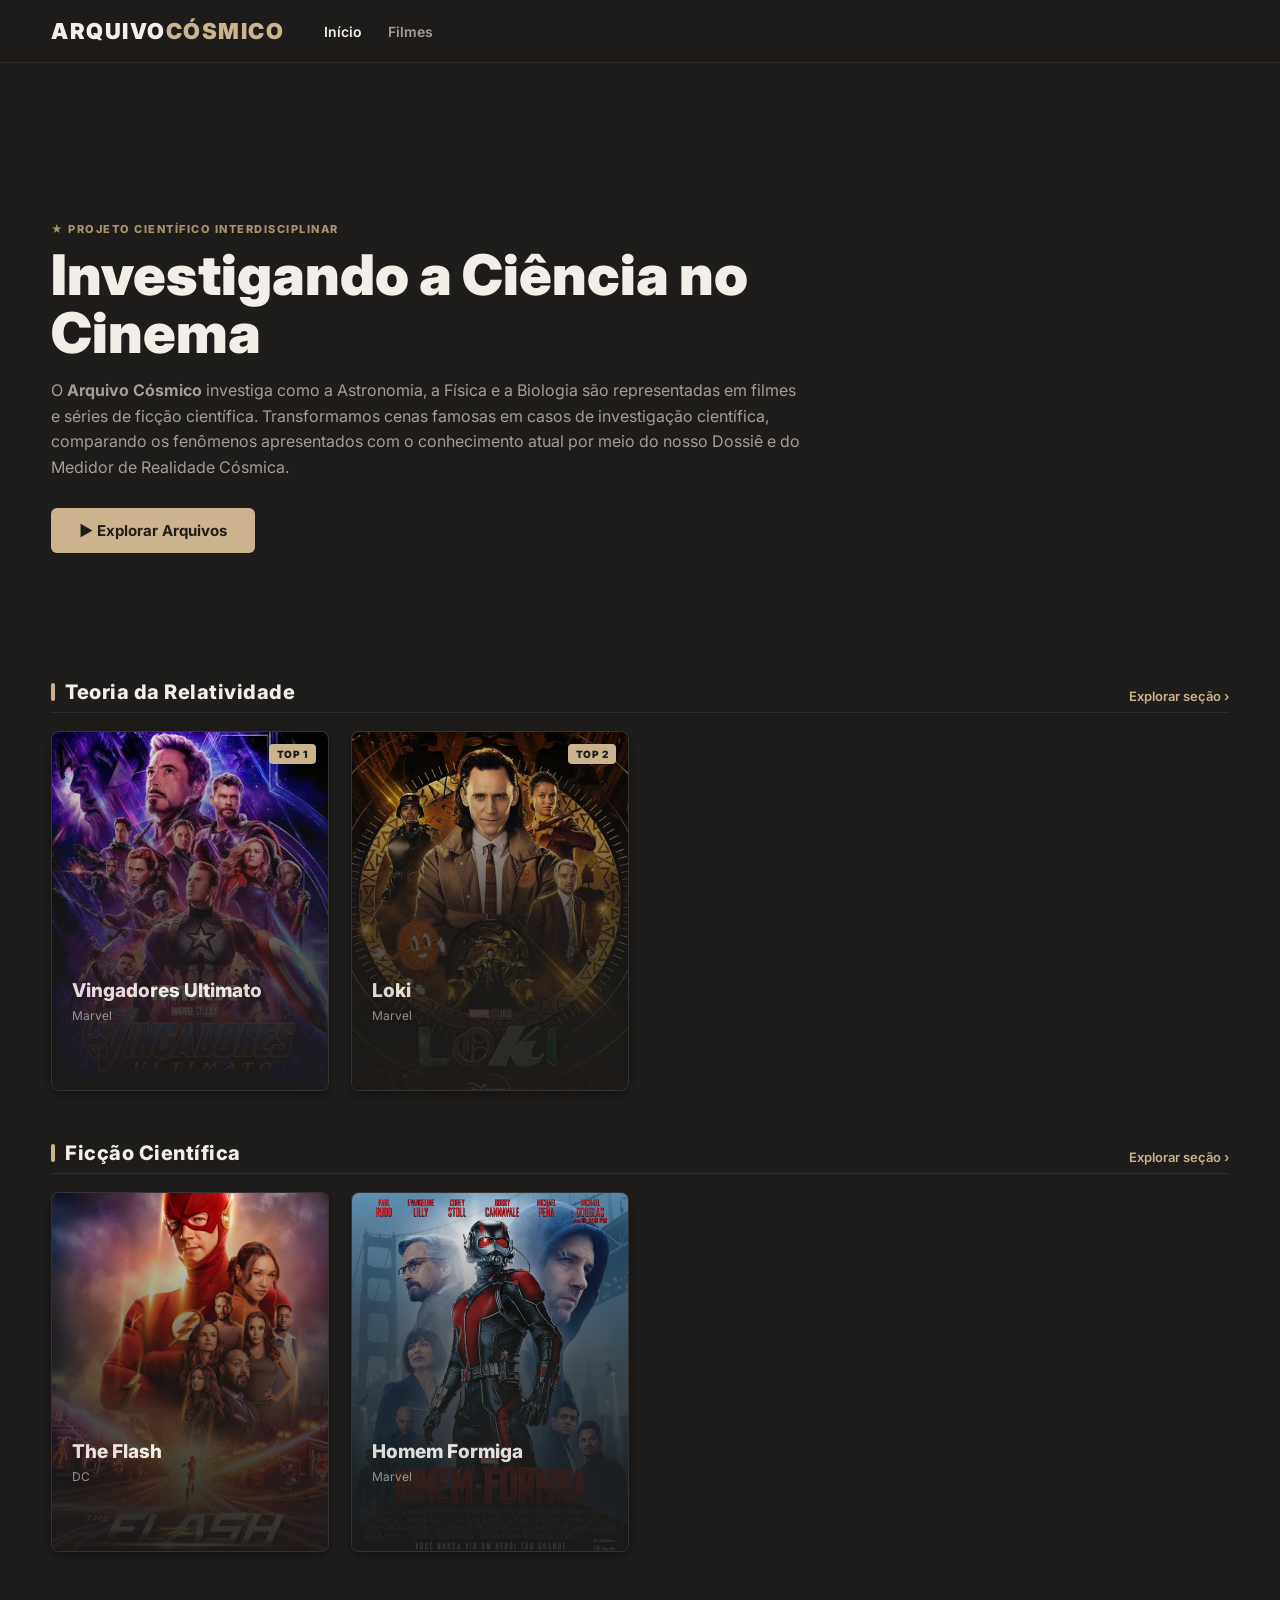
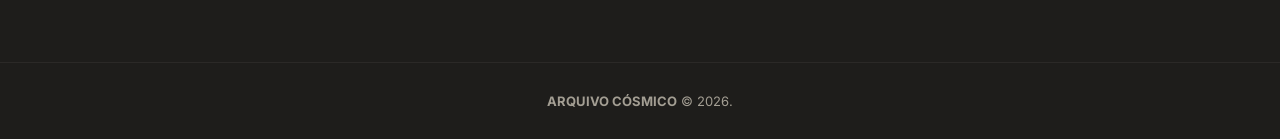
<file: index.html>
<!DOCTYPE html>
<html lang="pt-br">
<head>
    <meta charset="UTF-8">
    <meta name="viewport" content="width=device-width, initial-scale=1.0">
    <title>Arquivo Cósmico | Streaming</title>
    <link rel="stylesheet" href="/assets/css/style.css">
    <!-- Fonte moderna do Google Fonts -->
    <link href="https://fonts.googleapis.com/css2?family=Inter:wght@400;600;800;900&display=swap" rel="stylesheet">
</head>
<body>

    <!-- Navbar com efeito vidro (Glassmorphism) -->
    <header class="navbar">
        <div class="nav-esquerda">
            <h1 class="logo">ARQUIVO<span>CÓSMICO</span></h1>
            <nav>
                <a href="index.html" class="ativo">Início</a>
                <a href="#populares">Filmes</a>
            </nav>
        </div>
    </header>

    <!-- Hero Banner (Apresentação do Projeto) -->
    <section class="hero">
        <div class="hero-overlay"></div>
        <div class="hero-content" style="max-width: 750px;">
            <span class="tag-destaque">&#9733; PROJETO CIENTÍFICO INTERDISCIPLINAR</span>
            <h2>Investigando a Ciência no Cinema</h2>
            <p>
                O <strong>Arquivo Cósmico</strong> investiga como a Astronomia, a Física e a Biologia são representadas em filmes e séries de ficção científica. Transformamos cenas famosas em casos de investigação científica, comparando os fenômenos apresentados com o conhecimento atual por meio do nosso Dossiê e do Medidor de Realidade Cósmica.
            </p>
            <div class="hero-botoes">
                <a href="#populares" class="btn-primario">&#9654; Explorar Arquivos</a>
            </div>
        </div>
    </section>

    <!-- CONTAINER PRINCIPAL DAS DIVISÕES -->
    <main class="catalogo">

        <!-- SEÇÃO 1 -->
        <section id="populares" class="sessao-categoria">
            <div class="cabecalho-categoria">
                <h3>Teoria da Relatividade</h3>
                <span class="ver-tudo">Explorar seção &#8250;</span>
            </div>

            <div class="filmes-grid">
                
                <!-- CARD 1 -->
                <div class="filme-card">
                    <a href="/filmes/filme1.html">
                        <span class="card-badge">TOP 1</span>
                        <img src="/assets/img/VingadoresUltimato.png" alt="Vingadores Ultimato">
                        <div class="card-overlay">
                            <h4>Vingadores Ultimato</h4>
                            <p class="card-tags">Marvel</p>
                            <div class="btn-card">Ler Análise Completa &#8594;</div>
                        </div>
                    </a>
                </div>

                <!-- CARD 2 -->
                <div class="filme-card">
                    <a href="/filmes/filme2.html">
                        <span class="card-badge">TOP 2</span>
                        <img src="/assets/img/loki.png" alt="Loki">
                        <div class="card-overlay">
                            <h4>Loki</h4>
                            <p class="card-tags">Marvel</p>
                            <div class="btn-card">Ler Análise Completa &#8594;</div>
                        </div>
                    </a>
                </div>

            </div> <!-- Fim do filmes-grid -->
        </section> <!-- Fim da seção de populares -->

        <!-- DIVISÃO 2: Outra Categoria para o Trabalho -->
        <section id="classicos" class="sessao-categoria">
            <div class="cabecalho-categoria">
                <h3>Ficção Científica</h3>
                <span class="ver-tudo">Explorar seção &#8250;</span>
            </div>

            <div class="filmes-grid">
                <!-- CARD 3 -->
                <div class="filme-card">
                    <a href="/filmes/filme3.html">
                        <img src="/assets/img/theflash.png" alt="The Flash">
                        <div class="card-overlay">
                            <h4>The Flash</h4>
                            <p class="card-tags">DC</p>
                            <div class="btn-card">Ler Análise Completa &#8594;</div>
                        </div>
                    </a>
                </div>

                <!-- CARD 4 -->
                <div class="filme-card">
                    <a href="/filmes/filme4.html">
                        <img src="/assets/img/homemformiga.jpg" alt="Homem Formiga">
                        <div class="card-overlay">
                            <h4>Homem Formiga</h4>
                            <p class="card-tags">Marvel</p>
                            <div class="btn-card">Ler Análise Completa &#8594;</div>
                        </div>
                    </a>
                </div>

            </div> <!-- Fim do filmes-grid -->
        </section> <!-- Fim da seção de clássicos -->

    </main>

    <!-- Rodapé Profissional -->
    <footer class="rodape">
        <p><strong>ARQUIVO CÓSMICO</strong> &copy; 2026.</p>
    </footer>

           <script src="https://vlibras.gov.br/app/vlibras-plugin.js"></script>
    <script>
    new window.VLibras.Widget({
        rootPath: 'https://vlibras.gov.br/app',
        personalization: 'https://vlibras.gov.br/config/default_logo.json',
        avatar: 'random',
        position: 'R',
    });
</script>
</body>
</html>
</file>
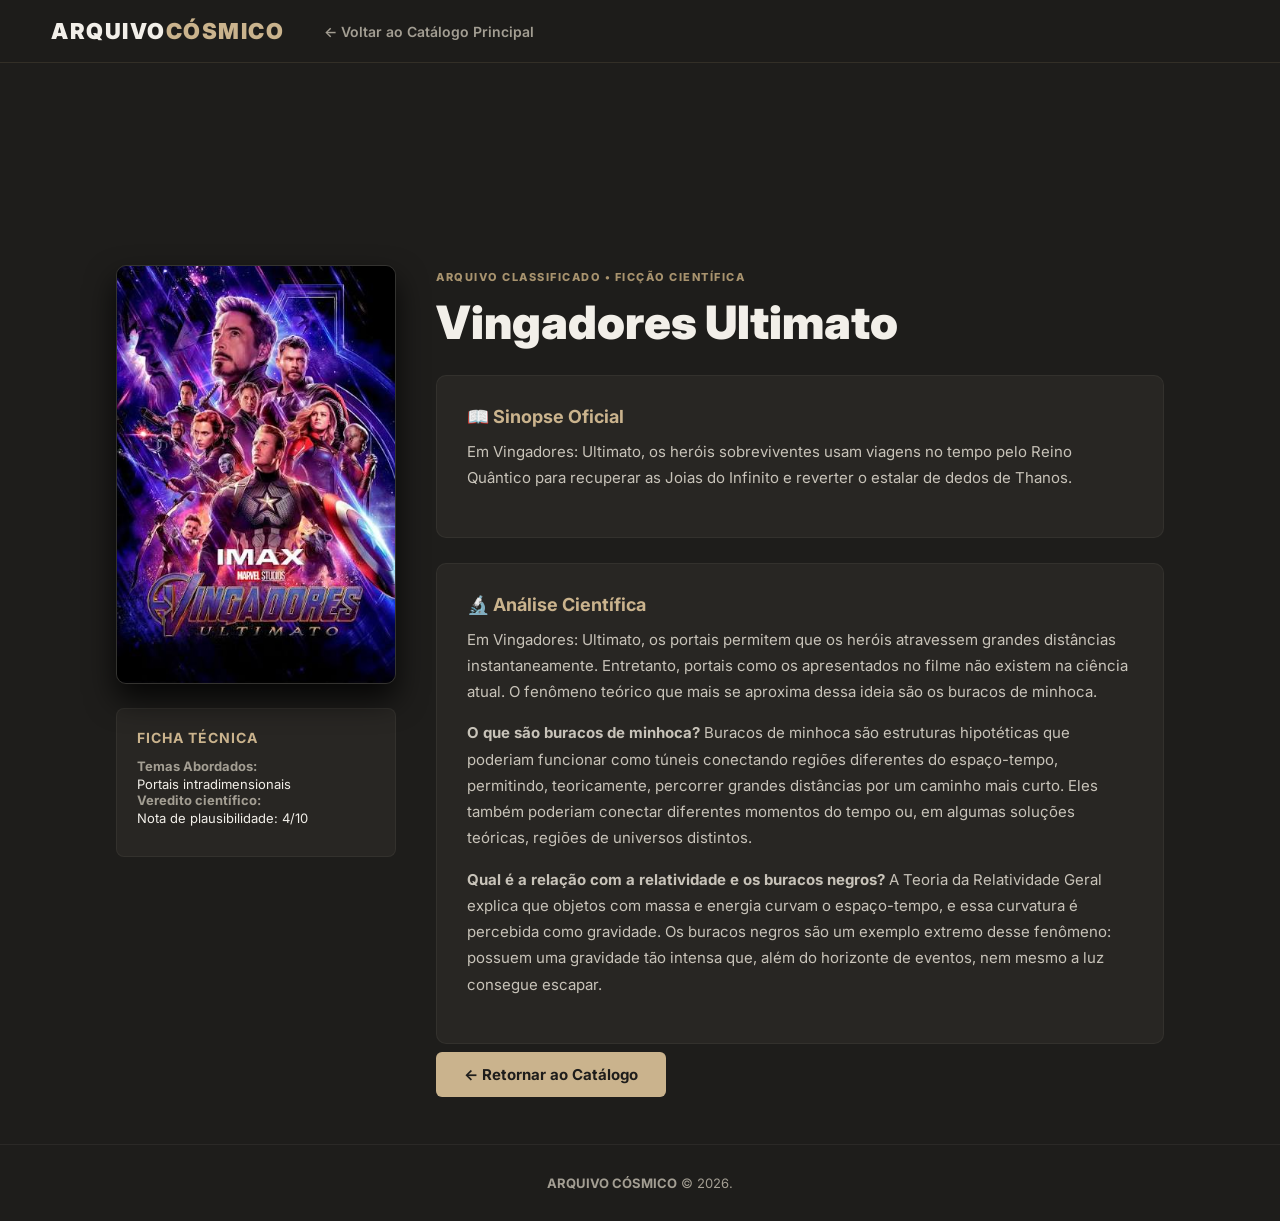
<file: filmes/filme1.html>
<!DOCTYPE html>
<html lang="pt-br">
<head>
    <meta charset="UTF-8">
    <meta name="viewport" content="width=device-width, initial-scale=1.0">
    <title>Vingadores Ultimato | Arquivo Cósmico</title>
    <link rel="stylesheet" href="/assets/css/style.css">
    <link href="https://fonts.googleapis.com/css2?family=Inter:wght@400;600;800;900&display=swap" rel="stylesheet">
</head>
<body>

    <header class="navbar">
        <div class="nav-esquerda">
            <h1 class="logo">ARQUIVO<span>CÓSMICO</span></h1>
            <nav>
                <a href="/index.html">&#8592; Voltar ao Catálogo Principal</a>
            </nav>
        </div>
        <div class="nav-direita">
            
        </div>
    </header>

    <!-- Imagem de Fundo Panorâmica -->
    <div class="banner-filme"></div>

    <!-- Divisão em 2 Colunas: Barra Lateral + Conteúdo -->
    <main class="container-detalhes">
        <div class="grid-interna">
            
            <!-- COLUNA ESQUERDA: Pôster e Ficha Técnica -->
            <aside class="poster-lateral">
                <img src="/assets/img/VingadoresUltimato.png" alt="Pôster Vingadores Ultimato">
                
                <div class="ficha-tecnica">
                    <h4>Ficha Técnica</h4>
                    <div class="ficha-item">
                        <strong>Temas Abordados:</strong>
                        Portais intradimensionais
                        <strong>Veredito científico:</strong> Nota de plausibilidade: 4/10
                    </div>
                </div>
            </aside>

            <!-- COLUNA DIREITA: Textos do Trabalho -->
            <section class="conteudo-principal">
                <span class="tag-destaque">ARQUIVO CLASSIFICADO • FICÇÃO CIENTÍFICA</span>
                <h1>Vingadores Ultimato</h1>

                <!-- Bloco 1: Sinopse -->
                <div class="bloco-artigo">
                    <h3>&#128214; Sinopse Oficial</h3>
                    <p>
                       Em Vingadores: Ultimato, os heróis sobreviventes usam viagens no tempo pelo Reino Quântico para recuperar as Joias do Infinito e reverter o estalar de dedos de Thanos.
                    </p>
                </div>

                <!-- Bloco 2: Análise do Trabalho -->
                <div class="bloco-artigo">
                    <h3>&#128300; Análise Científica</h3>
                    <p>
                        Em Vingadores: Ultimato, os portais permitem que os heróis atravessem grandes distâncias instantaneamente. Entretanto, portais como os apresentados no filme não existem na ciência atual. O fenômeno teórico que mais se aproxima dessa ideia são os buracos de minhoca.
                    </p>
                    <p>
                        <strong>O que são buracos de minhoca?</strong> Buracos de minhoca são estruturas hipotéticas que poderiam funcionar como túneis conectando regiões diferentes do espaço-tempo, permitindo, teoricamente, percorrer grandes distâncias por um caminho mais curto. Eles também poderiam conectar diferentes momentos do tempo ou, em algumas soluções teóricas, regiões de universos distintos.
                    </p>
                    <p>
                        <strong>Qual é a relação com a relatividade e os buracos negros?</strong> A Teoria da Relatividade Geral explica que objetos com massa e energia curvam o espaço-tempo, e essa curvatura é percebida como gravidade. Os buracos negros são um exemplo extremo desse fenômeno: possuem uma gravidade tão intensa que, além do horizonte de eventos, nem mesmo a luz consegue escapar.
                    </p>
                </div>

                <br>
                <a href="/index.html" class="btn-primario">&#8592; Retornar ao Catálogo</a>
            </section>

        </div>
    </main>

    <!-- Rodapé Profissional -->
    <footer class="rodape">
        <p><strong>ARQUIVO CÓSMICO</strong> &copy; 2026.</p>
    </footer>

        <script src="https://vlibras.gov.br/app/vlibras-plugin.js"></script>
    <script>
    new window.VLibras.Widget({
        rootPath: 'https://vlibras.gov.br/app',
        personalization: 'https://vlibras.gov.br/config/default_logo.json',
        avatar: 'random',
        position: 'R',
    });
    </script>

</body>
</html>
</file>
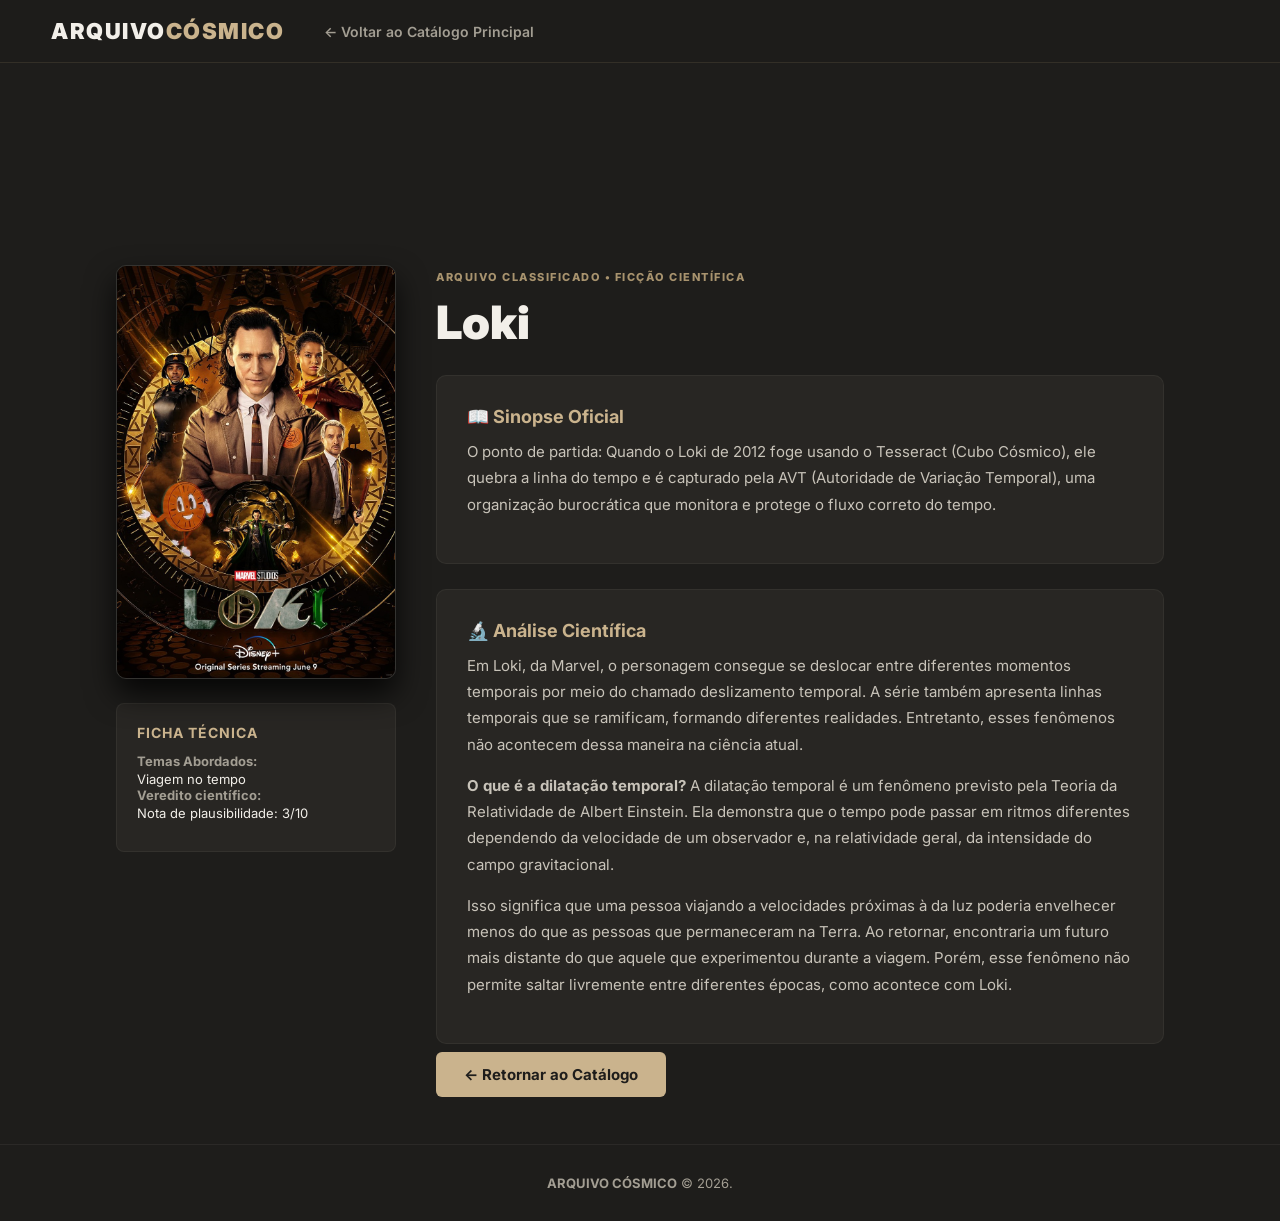
<file: filmes/filme2.html>
<!DOCTYPE html>
<html lang="pt-br">
<head>
    <meta charset="UTF-8">
    <meta name="viewport" content="width=device-width, initial-scale=1.0">
    <title>Loki | Arquivo Cósmico</title>
    <link rel="stylesheet" href="/assets/css/style.css">
    <link href="https://fonts.googleapis.com/css2?family=Inter:wght@400;600;800;900&display=swap" rel="stylesheet">
</head>
<body>

    <header class="navbar">
        <div class="nav-esquerda">
            <h1 class="logo">ARQUIVO<span>CÓSMICO</span></h1>
            <nav>
                <a href="/index.html">&#8592; Voltar ao Catálogo Principal</a>
            </nav>
        </div>
        <div class="nav-direita">
     
        </div>
    </header>

    <!-- Imagem de Fundo Panorâmica -->
    <div class="banner-filme"></div>

    <!-- Divisão em 2 Colunas: Barra Lateral + Conteúdo -->
    <main class="container-detalhes">
        <div class="grid-interna">
            
            <!-- COLUNA ESQUERDA: Pôster e Ficha Técnica -->
            <aside class="poster-lateral">
                <img src="/assets/img/loki.png" alt="Pôster Loki">
                
                <div class="ficha-tecnica">
                    <h4>Ficha Técnica</h4>
                    <div class="ficha-item">
                        <strong>Temas Abordados:</strong>
                        Viagem no tempo          
                        
                        <strong>Veredito científico:</strong> Nota de plausibilidade: 3/10
                    </div>
                </div>
            </aside>

            <!-- COLUNA DIREITA: Textos do Trabalho -->
            <section class="conteudo-principal">
                <span class="tag-destaque">ARQUIVO CLASSIFICADO • FICÇÃO CIENTÍFICA</span>
                <h1>Loki</h1>

                <!-- Bloco 1: Sinopse -->
                <div class="bloco-artigo">
                    <h3>&#128214; Sinopse Oficial</h3>
                    <p>
                       O ponto de partida: Quando o Loki de 2012 foge usando o Tesseract (Cubo Cósmico), ele quebra a linha do tempo e é capturado pela AVT (Autoridade de Variação Temporal), uma organização burocrática que monitora e protege o fluxo correto do tempo.
                    </p>
                </div>

                <!-- Bloco 2: Análise do Trabalho -->
                <div class="bloco-artigo">
                    <h3>&#128300; Análise Científica</h3>
                    <p>
                        Em Loki, da Marvel, o personagem consegue se deslocar entre diferentes momentos temporais por meio do chamado deslizamento temporal. A série também apresenta linhas temporais que se ramificam, formando diferentes realidades. Entretanto, esses fenômenos não acontecem dessa maneira na ciência atual.
                    </p>
                    <p>
                        <strong>O que é a dilatação temporal?</strong> A dilatação temporal é um fenômeno previsto pela Teoria da Relatividade de Albert Einstein. Ela demonstra que o tempo pode passar em ritmos diferentes dependendo da velocidade de um observador e, na relatividade geral, da intensidade do campo gravitacional.
                    </p>
                    <p>
                        Isso significa que uma pessoa viajando a velocidades próximas à da luz poderia envelhecer menos do que as pessoas que permaneceram na Terra. Ao retornar, encontraria um futuro mais distante do que aquele que experimentou durante a viagem. Porém, esse fenômeno não permite saltar livremente entre diferentes épocas, como acontece com Loki.
                    </p>
                </div>

                <br>
                <a href="/index.html" class="btn-primario">&#8592; Retornar ao Catálogo</a>
            </section>

        </div>
    </main>

    <!-- Rodapé Profissional -->
    <footer class="rodape">
        <p><strong>ARQUIVO CÓSMICO</strong> &copy; 2026.</p>
    </footer>

    <script src="https://vlibras.gov.br/app/vlibras-plugin.js"></script>
    <script>
    new window.VLibras.Widget({
        rootPath: 'https://vlibras.gov.br/app',
        personalization: 'https://vlibras.gov.br/config/default_logo.json',
        avatar: 'random',
        position: 'R',
    });
    </script>
</body>
</html>
</file>
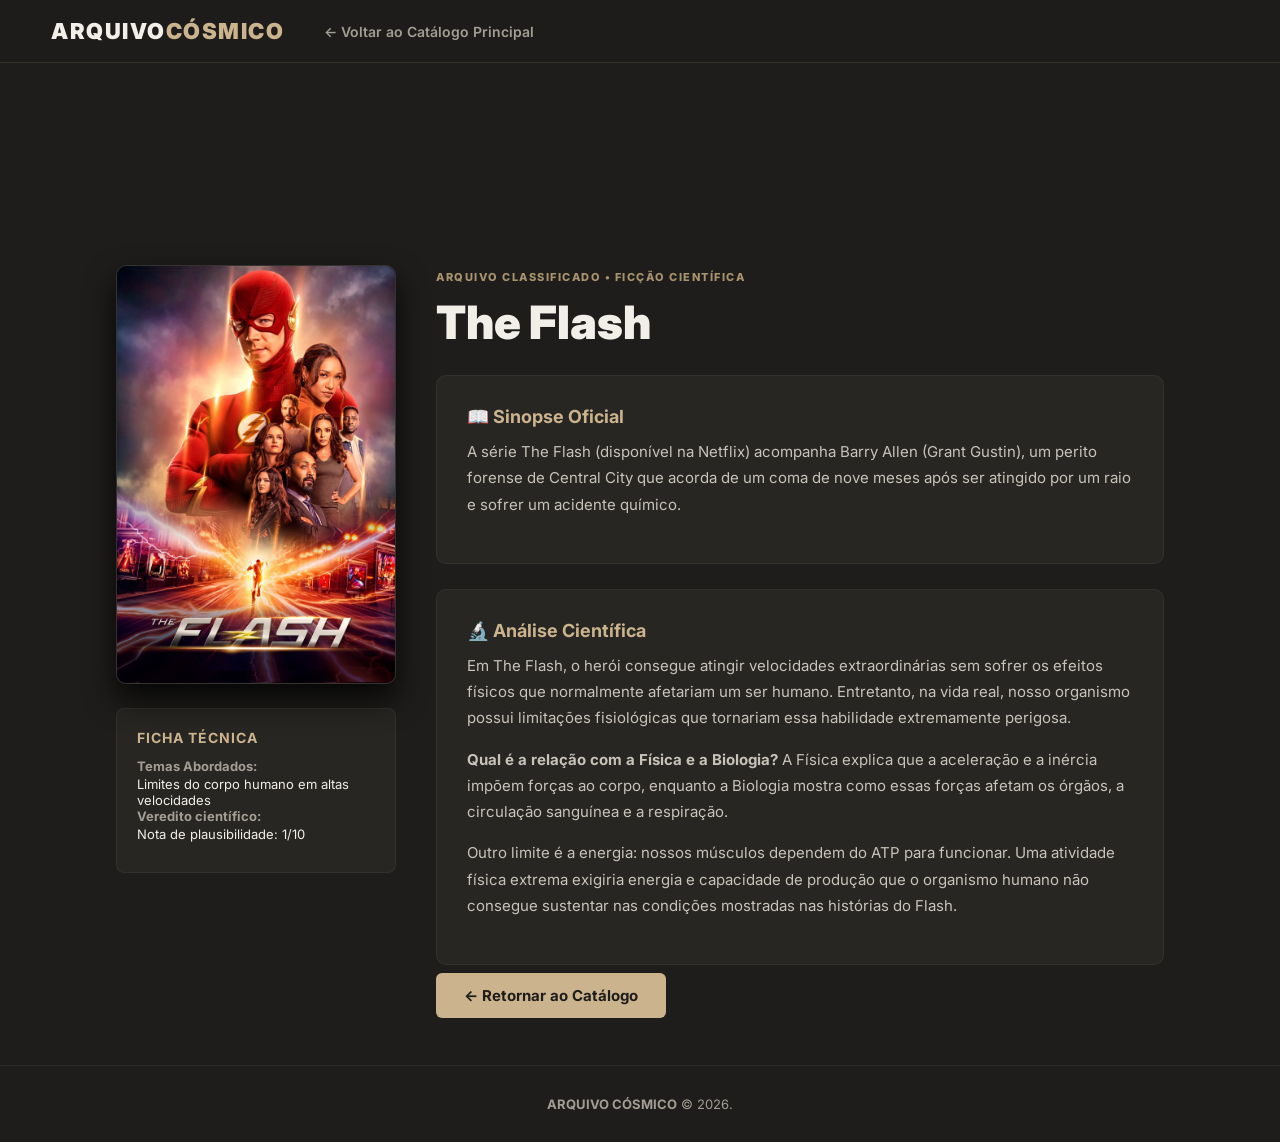
<file: filmes/filme3.html>
<!DOCTYPE html>
<html lang="pt-br">
<head>
    <meta charset="UTF-8">
    <meta name="viewport" content="width=device-width, initial-scale=1.0">
    <title>The Flash | Arquivo Cósmico</title>
    <link rel="stylesheet" href="/assets/css/style.css">
    <link href="https://fonts.googleapis.com/css2?family=Inter:wght@400;600;800;900&display=swap" rel="stylesheet">
</head>
<body>

    <header class="navbar">
        <div class="nav-esquerda">
            <h1 class="logo">ARQUIVO<span>CÓSMICO</span></h1>
            <nav>
                <a href="/index.html">&#8592; Voltar ao Catálogo Principal</a>
            </nav>
        </div>
        <div class="nav-direita">
       
        </div>
    </header>

    <!-- Imagem de Fundo Panorâmica -->
    <div class="banner-filme"></div>

    <!-- Divisão em 2 Colunas: Barra Lateral + Conteúdo -->
    <main class="container-detalhes">
        <div class="grid-interna">
            
            <!-- COLUNA ESQUERDA: Pôster e Ficha Técnica -->
            <aside class="poster-lateral">
                <img src="/assets/img/theflash.png" alt="Pôster The Flash">
                
                <div class="ficha-tecnica">
                    <h4>Ficha Técnica</h4>
                    <div class="ficha-item">
                        <strong>Temas Abordados:</strong>
                        Limites do corpo humano em altas velocidades                 
                        <strong>Veredito científico:</strong> Nota de plausibilidade: 1/10
                    </div>
                </div>
            </aside>

            <!-- COLUNA DIREITA: Textos do Trabalho -->
            <section class="conteudo-principal">
                <span class="tag-destaque">ARQUIVO CLASSIFICADO • FICÇÃO CIENTÍFICA</span>
                <h1>The Flash</h1>

                <!-- Bloco 1: Sinopse -->
                <div class="bloco-artigo">
                    <h3>&#128214; Sinopse Oficial</h3>
                    <p>
                        A série The Flash (disponível na Netflix) acompanha Barry Allen (Grant Gustin), um perito forense de Central City que acorda de um coma de nove meses após ser atingido por um raio e sofrer um acidente químico.  
                    </p>
                </div>

                <!-- Bloco 2: Análise do Trabalho -->
                <div class="bloco-artigo">
                    <h3>&#128300; Análise Científica</h3>
                    <p>
                        Em The Flash, o herói consegue atingir velocidades extraordinárias sem sofrer os efeitos físicos que normalmente afetariam um ser humano. Entretanto, na vida real, nosso organismo possui limitações fisiológicas que tornariam essa habilidade extremamente perigosa.
                    </p>
                    <p>
                        <strong>Qual é a relação com a Física e a Biologia?</strong> A Física explica que a aceleração e a inércia impõem forças ao corpo, enquanto a Biologia mostra como essas forças afetam os órgãos, a circulação sanguínea e a respiração.
                    </p>
                    <p>
                        Outro limite é a energia: nossos músculos dependem do ATP para funcionar. Uma atividade física extrema exigiria energia e capacidade de produção que o organismo humano não consegue sustentar nas condições mostradas nas histórias do Flash.
                    </p>
                </div>

                <br>
                <a href="/index.html" class="btn-primario">&#8592; Retornar ao Catálogo</a>
            </section>

        </div>
    </main>

    <!-- Rodapé Profissional -->
    <footer class="rodape">
        <p><strong>ARQUIVO CÓSMICO</strong> &copy; 2026.</p>
    </footer>

    <script src="https://vlibras.gov.br/app/vlibras-plugin.js"></script>
    <script>
    new window.VLibras.Widget({
        rootPath: 'https://vlibras.gov.br/app',
        personalization: 'https://vlibras.gov.br/config/default_logo.json',
        avatar: 'random',
        position: 'R',
    });
    </script>

</body>
</html>
</file>
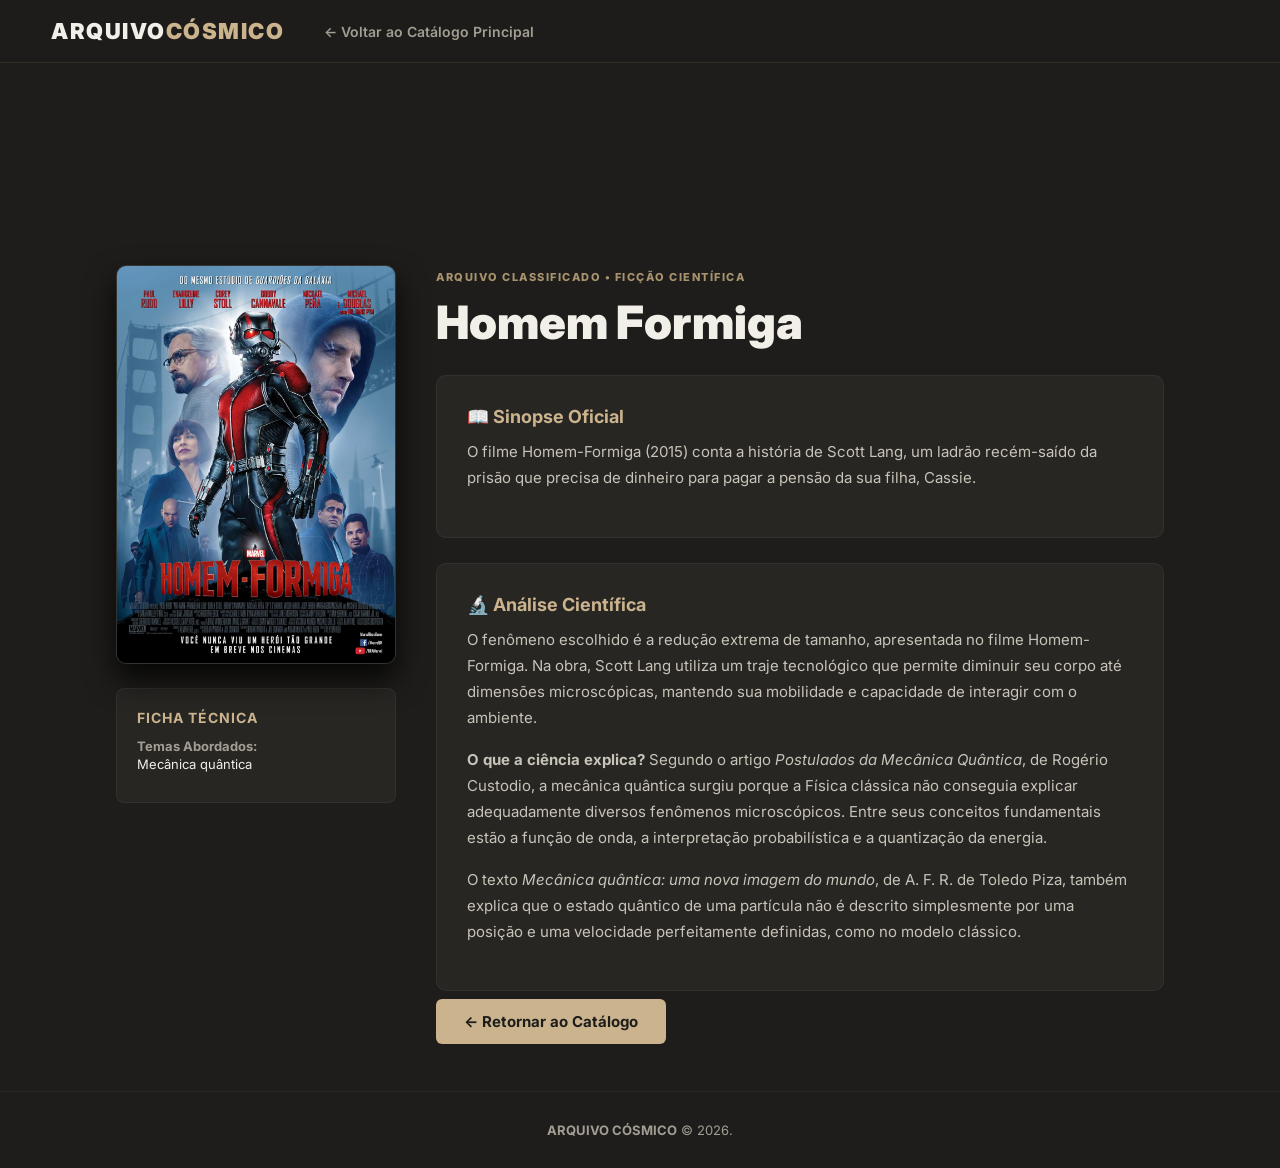
<file: filmes/filme4.html>
<!DOCTYPE html>
<html lang="pt-br">
<head>
    <meta charset="UTF-8">
    <meta name="viewport" content="width=device-width, initial-scale=1.0">
    <title>Homem Formiga | Arquivo Cósmico</title>
    <link rel="stylesheet" href="/assets/css/style.css">
    <link href="https://fonts.googleapis.com/css2?family=Inter:wght@400;600;800;900&display=swap" rel="stylesheet">
</head>
<body>

    <header class="navbar">
        <div class="nav-esquerda">
            <h1 class="logo">ARQUIVO<span>CÓSMICO</span></h1>
            <nav>
                <a href="/index.html">&#8592; Voltar ao Catálogo Principal</a>
            </nav>
        </div>
        <div class="nav-direita">
   
        </div>
    </header>

    <!-- Imagem de Fundo Panorâmica -->
    <div class="banner-filme"></div>

    <!-- Divisão em 2 Colunas: Barra Lateral + Conteúdo -->
    <main class="container-detalhes">
        <div class="grid-interna">
            
            <!-- COLUNA ESQUERDA: Pôster e Ficha Técnica -->
            <aside class="poster-lateral">
                <img src="/assets/img/homemformiga.jpg" alt="Pôster Homem Formiga">
                
                <div class="ficha-tecnica">
                    <h4>Ficha Técnica</h4>
                    <div class="ficha-item">
                        <strong>Temas Abordados:</strong>
                        Mecânica quântica   
                                       
                    </div>
                </div>
            </aside>

            <!-- COLUNA DIREITA: Textos do Trabalho -->
            <section class="conteudo-principal">
                <span class="tag-destaque">ARQUIVO CLASSIFICADO • FICÇÃO CIENTÍFICA</span>
                <h1>Homem Formiga</h1>

                <!-- Bloco 1: Sinopse -->
                <div class="bloco-artigo">
                    <h3>&#128214; Sinopse Oficial</h3>
                    <p>
                        O filme Homem-Formiga (2015) conta a história de Scott Lang, um ladrão recém-saído da prisão que precisa de dinheiro para pagar a pensão da sua filha, Cassie.
                    </p>
                </div>

                <!-- Bloco 2: Análise do Trabalho -->
                <div class="bloco-artigo">
                    <h3>&#128300; Análise Científica</h3>
                    <p>
                        O fenômeno escolhido é a redução extrema de tamanho, apresentada no filme Homem-Formiga. Na obra, Scott Lang utiliza um traje tecnológico que permite diminuir seu corpo até dimensões microscópicas, mantendo sua mobilidade e capacidade de interagir com o ambiente.
                    </p>
                    <p>
                        <strong>O que a ciência explica?</strong> Segundo o artigo <em>Postulados da Mecânica Quântica</em>, de Rogério Custodio, a mecânica quântica surgiu porque a Física clássica não conseguia explicar adequadamente diversos fenômenos microscópicos. Entre seus conceitos fundamentais estão a função de onda, a interpretação probabilística e a quantização da energia.
                    </p>
                    <p>
                        O texto <em>Mecânica quântica: uma nova imagem do mundo</em>, de A. F. R. de Toledo Piza, também explica que o estado quântico de uma partícula não é descrito simplesmente por uma posição e uma velocidade perfeitamente definidas, como no modelo clássico.
                    </p>
                </div>

                <br>
                <a href="/index.html" class="btn-primario">&#8592; Retornar ao Catálogo</a>
            </section>

        </div>
    </main>

    <!-- Rodapé Profissional -->
    <footer class="rodape">
        <p><strong>ARQUIVO CÓSMICO</strong> &copy; 2026.</p>
    </footer>


    <script src="https://vlibras.gov.br/app/vlibras-plugin.js"></script>
    <script>
    new window.VLibras.Widget({
        rootPath: 'https://vlibras.gov.br/app',
        personalization: 'https://vlibras.gov.br/config/default_logo.json',
        avatar: 'random',
        position: 'R',
    });
    </script>
</body>
</html>
</file>
<file: assets/css/style.css>
:root {
    --bg-principal: #1E1D1B; /* Cinza escuro de tinta/fundo antigo */
    --bg-card: #282623;      /* Tom de card escuro envelhecido */
    --cor-destaque: #CAB38D; /* Tom pergaminho / papel antigo */
    --cor-secundaria: #A8936E;/* Variação mais fechada do pergaminho */
    --verde-match: #8A9A86;  /* Verde musgo suave/vintage */
    --texto-branco: #F2EFE9; /* Tom de papel claro/marfim */
    --texto-cinza: #A39E93;  /* Cinza acastanhado estilo texto antigo */
}

* {
    margin: 0;
    padding: 0;
    box-sizing: border-box;
    font-family: 'Inter', sans-serif;
    scroll-behavior: smooth;
}

body {
    background-color: var(--bg-principal);
    color: var(--texto-branco);
    overflow-x: hidden;
}

/* NAVBAR GLASSMORPHISM */
.navbar {
    display: flex;
    justify-content: space-between;
    align-items: center;
    padding: 18px 4%;
    background: rgba(30, 29, 27, 0.88);
    backdrop-filter: blur(12px);
    position: fixed;
    width: 100%;
    top: 0;
    z-index: 1000;
    border-bottom: 1px solid rgba(202, 179, 141, 0.12);
}

.nav-esquerda {
    display: flex;
    align-items: center;
    gap: 40px;
}

.logo {
    font-size: 22px;
    font-weight: 900;
    letter-spacing: 1.5px;
    color: var(--texto-branco);
}

.logo span {
    color: var(--cor-destaque);
}

.navbar nav a {
    color: var(--texto-cinza);
    text-decoration: none;
    margin-right: 22px;
    font-size: 14px;
    font-weight: 600;
    transition: color 0.3s;
}

.navbar nav a:hover, .navbar nav a.ativo {
    color: var(--texto-branco);
}

.perfil-badge {
    background: rgba(202, 179, 141, 0.12);
    border: 1px solid var(--cor-destaque);
    color: var(--cor-destaque);
    padding: 6px 14px;
    border-radius: 20px;
    font-size: 12px;
    font-weight: 600;
}

/* HERO BANNER */
.hero {
    position: relative;
    height: 80vh;
    background: url('https://images.unsplash.com/photo-1462331940025-496dfbfc7564?auto=format&fit=crop&w=1600&q=80') center/cover no-repeat;
    display: flex;
    align-items: center;
    padding: 0 4%;
}

.hero-overlay {
    position: absolute;
    inset: 0;
    background: linear-gradient(90deg, #1E1D1B 25%, rgba(30,29,27,0.7) 65%, transparent 100%),
                linear-gradient(0deg, #1E1D1B 5%, transparent 40%);
}

.hero-content {
    position: relative;
    z-index: 2;
    max-width: 600px;
    margin-top: 50px;
}

.tag-destaque {
    display: inline-block;
    font-size: 11px;
    font-weight: 800;
    letter-spacing: 1.5px;
    color: var(--cor-secundaria);
    margin-bottom: 10px;
}

.hero-content h2 {
    font-size: 56px;
    font-weight: 900;
    line-height: 1.05;
    margin-bottom: 15px;
}

.hero-meta {
    display: flex;
    align-items: center;
    gap: 15px;
    font-size: 14px;
    font-weight: 600;
    margin-bottom: 20px;
}

.relevancia { color: var(--verde-match); }
.idade, .qualidade {
    border: 1px solid var(--texto-cinza);
    padding: 2px 6px;
    border-radius: 3px;
    font-size: 11px;
}

.hero-content p {
    color: var(--texto-cinza);
    font-size: 16px;
    line-height: 1.6;
    margin-bottom: 28px;
}

.hero-botoes {
    display: flex;
    gap: 15px;
}

.btn-primario, .btn-secundario {
    padding: 13px 28px;
    border-radius: 6px;
    font-weight: 700;
    font-size: 15px;
    text-decoration: none;
    transition: all 0.25s ease;
}

.btn-primario {
    background-color: var(--cor-destaque);
    color: #1E1D1B;
}

.btn-primario:hover {
    background-color: #dbc9a9;
    transform: translateY(-2px);
}

.btn-secundario {
    background-color: rgba(242, 239, 233, 0.08);
    color: var(--texto-branco);
    backdrop-filter: blur(5px);
}

.btn-secundario:hover {
    background-color: rgba(242, 239, 233, 0.16);
}

/* DIVISÕES DE CATEGORIAS */
.catalogo {
    padding: 10px 4% 60px;
    position: relative;
    z-index: 5;
    margin-top: -50px;
}

.sessao-categoria {
    margin-bottom: 50px;
}

.cabecalho-categoria {
    display: flex;
    justify-content: space-between;
    align-items: flex-end;
    margin-bottom: 18px;
    padding-bottom: 8px;
    border-bottom: 1px solid rgba(242, 239, 233, 0.08);
}

.cabecalho-categoria h3 {
    font-size: 20px;
    font-weight: 800;
    letter-spacing: 0.5px;
    position: relative;
    padding-left: 14px;
}

.cabecalho-categoria h3::before {
    content: "";
    position: absolute;
    left: 0;
    top: 3px;
    bottom: 3px;
    width: 4px;
    background: var(--cor-destaque);
    border-radius: 2px;
}

.ver-tudo {
    font-size: 13px;
    color: var(--cor-destaque);
    font-weight: 600;
}

/* GRID E CARDS AVANÇADOS */
.filmes-grid {
    display: grid;
    grid-template-columns: repeat(auto-fill, minmax(240px, 1fr));
    gap: 22px;
}

.filme-card {
    position: relative;
    height: 360px;
    border-radius: 8px;
    overflow: hidden;
    background-color: var(--bg-card);
    border: 1px solid rgba(242, 239, 233, 0.07);
    box-shadow: 0 4px 12px rgba(0, 0, 0, 0.4);
    transition: transform 0.35s cubic-bezier(0.25, 0.8, 0.25, 1), box-shadow 0.35s ease, border-color 0.35s ease;
}

.filme-card a {
    text-decoration: none;
    color: inherit;
    display: block;
    width: 100%;
    height: 100%;
}

.filme-card img {
    width: 100%;
    height: 100%;
    object-fit: cover;
    transition: transform 0.5s ease, filter 0.35s ease;
}

.card-badge {
    position: absolute;
    top: 12px;
    right: 12px;
    background: var(--cor-destaque);
    color: #1E1D1B;
    font-size: 10px;
    font-weight: 900;
    padding: 4px 8px;
    border-radius: 4px;
    z-index: 3;
    letter-spacing: 0.5px;
}

/* OVERLAY DO CARD (Aparece no Hover) */
.card-overlay {
    position: absolute;
    inset: 0;
    background: linear-gradient(to top, rgba(30, 29, 27, 0.98) 15%, rgba(30, 29, 27, 0.7) 55%, transparent 100%);
    display: flex;
    flex-direction: column;
    justify-content: flex-end;
    padding: 20px;
    opacity: 0.9;
    transition: all 0.3s ease;
}

.card-overlay h4 {
    font-size: 19px;
    font-weight: 800;
    margin-bottom: 6px;
}

.card-meta {
    display: flex;
    align-items: center;
    gap: 10px;
    font-size: 12px;
    font-weight: 600;
    margin-bottom: 8px;
}

.match { color: var(--verde-match); }
.idade-box {
    border: 1px solid var(--texto-cinza);
    padding: 1px 5px;
    border-radius: 3px;
    font-size: 10px;
}

.card-tags {
    font-size: 12px;
    color: var(--texto-cinza);
    margin-bottom: 14px;
}

.btn-card {
    background: rgba(202, 179, 141, 0.2);
    border: 1px solid var(--cor-destaque);
    color: var(--cor-destaque);
    text-align: center;
    padding: 8px;
    border-radius: 5px;
    font-size: 12px;
    font-weight: 700;
    transform: translateY(10px);
    opacity: 0;
    transition: all 0.3s ease;
}

/* EFEITOS QUANDO PASSA O MOUSE NA DIV DO FILME */
.filme-card:hover {
    transform: translateY(-8px) scale(1.03);
    box-shadow: 0 18px 35px rgba(0, 0, 0, 0.8), 0 0 15px rgba(202, 179, 141, 0.25);
    border-color: var(--cor-destaque);
    z-index: 10;
}

.filme-card:hover img {
    transform: scale(1.1);
    filter: brightness(0.45);
}

.filme-card:hover .btn-card {
    transform: translateY(0);
    opacity: 1;
}

/* ==========================================
   ESTILOS DA PÁGINA INTERNA DO FILME
   ========================================== */
.banner-filme {
    height: 45vh;
    background: linear-gradient(to bottom, rgba(30,29,27,0.3), var(--bg-principal)),
                url('https://images.unsplash.com/photo-1451187580459-43490279c0fa?auto=format&fit=crop&w=1600&q=80') center/cover;
}

.container-detalhes {
    max-width: 1150px;
    margin: -140px auto 60px;
    padding: 0 4%;
    position: relative;
    z-index: 10;
}

.grid-interna {
    display: grid;
    grid-template-columns: 280px 1fr;
    gap: 40px;
}

.poster-lateral img {
    width: 100%;
    border-radius: 10px;
    box-shadow: 0 15px 30px rgba(0,0,0,0.8);
    border: 1px solid rgba(242,239,233,0.1);
}

.ficha-tecnica {
    background: var(--bg-card);
    padding: 20px;
    border-radius: 8px;
    margin-top: 20px;
    border: 1px solid rgba(242,239,233,0.05);
}

.ficha-tecnica h4 {
    font-size: 14px;
    color: var(--cor-destaque);
    margin-bottom: 12px;
    text-transform: uppercase;
    letter-spacing: 1px;
}

.ficha-item {
    margin-bottom: 10px;
    font-size: 13px;
}

.ficha-item strong {
    color: var(--texto-cinza);
    display: block;
    margin-bottom: 2px;
}

.conteudo-principal h1 {
    font-size: 46px;
    font-weight: 900;
    margin-bottom: 10px;
}

.bloco-artigo {
    background: var(--bg-card);
    padding: 30px;
    border-radius: 10px;
    margin-top: 25px;
    border: 1px solid rgba(242,239,233,0.05);
}

.bloco-artigo h3 {
    color: var(--cor-destaque);
    font-size: 18px;
    margin-bottom: 12px;
    display: flex;
    align-items: center;
    gap: 8px;
}

.bloco-artigo p {
    color: #C8C3B9;
    line-height: 1.75;
    font-size: 15px;
    margin-bottom: 15px;
}

.rodape {
    text-align: center;
    padding: 30px;
    border-top: 1px solid rgba(242,239,233,0.06);
    color: var(--texto-cinza);
    font-size: 13px;
}

@media (max-width: 800px) {
    .grid-interna { grid-template-columns: 1fr; }
    .poster-lateral { max-width: 260px; margin: 0 auto; }
    .hero-content h2 { font-size: 36px; }
}
</file>
